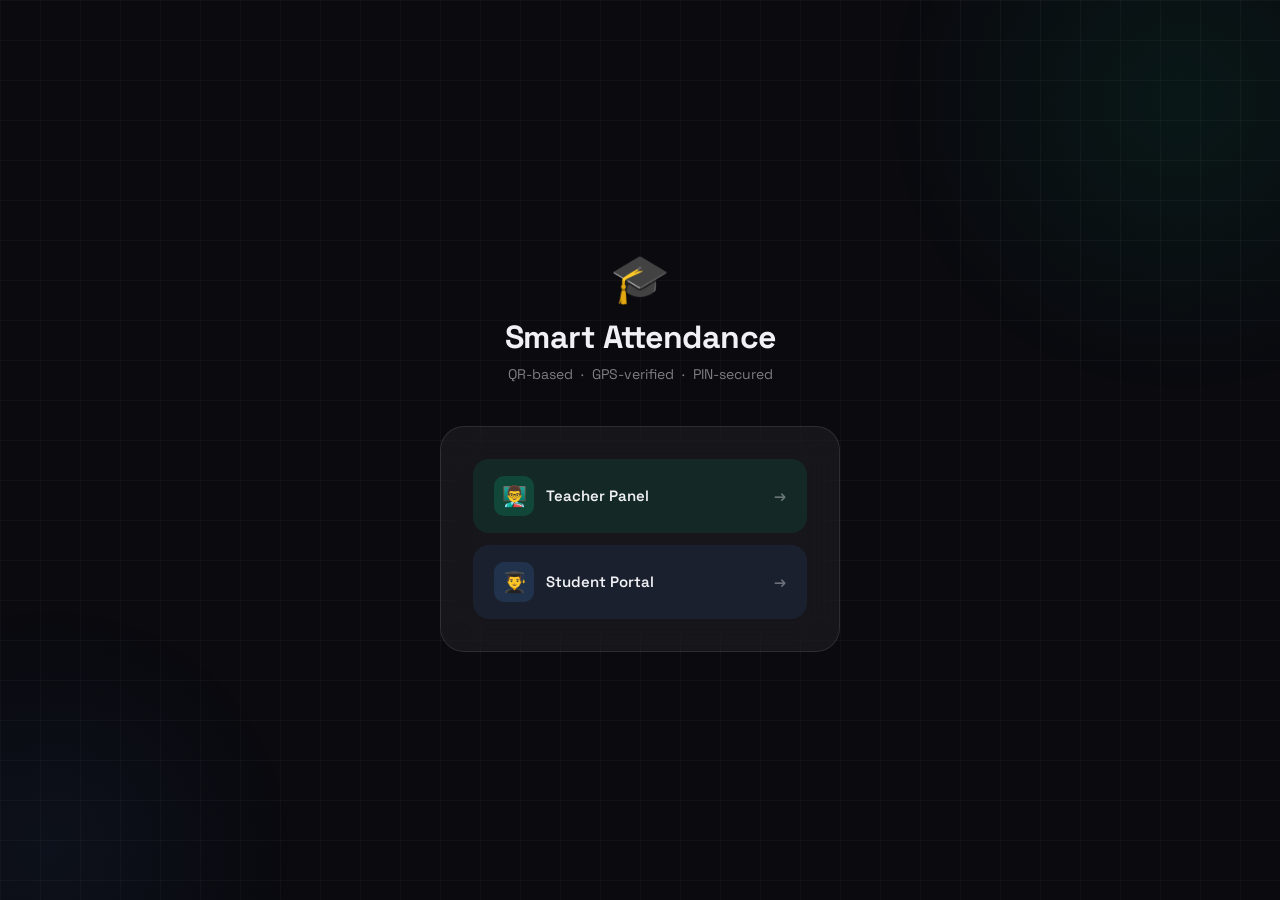
<file: index.html>
<!DOCTYPE html>
<html lang="en">
<head>
    <meta charset="UTF-8">
    <meta name="viewport" content="width=device-width, initial-scale=1.0">
    <title>Smart Attendance</title>
    <link rel="stylesheet" href="style.css">
</head>
<body class="landing">
    <div class="page-glow"></div>

    <div class="landing-wrap">
        <span class="landing-logo">🎓</span>
        <h1 class="landing-title">Smart Attendance</h1>
        <p class="landing-subtitle">QR-based &nbsp;·&nbsp; GPS-verified &nbsp;·&nbsp; PIN-secured</p>

        <div class="landing-card">
            <a href="teacher.html" class="role-btn teacher-btn">
                <span class="icon">👨‍🏫</span>
                <span>Teacher Panel</span>
                <span class="arrow">→</span>
            </a>
            <a href="student.html" class="role-btn student-btn">
                <span class="icon">👨‍🎓</span>
                <span>Student Portal</span>
                <span class="arrow">→</span>
            </a>
        </div>
    </div>
</body>
</html>
</file>
<file: style.css>
@import url('https://fonts.googleapis.com/css2?family=Space+Grotesk:wght@300;400;500;600;700&family=JetBrains+Mono:wght@400;700&display=swap');

*, *::before, *::after { margin:0; padding:0; box-sizing:border-box; }

:root {
    --bg:          #0a0a0f;
    --surface:     rgba(255,255,255,0.05);
    --surface-hov: rgba(255,255,255,0.08);
    --border:      rgba(255,255,255,0.1);
    --text:        #f0f0f5;
    --muted:       rgba(240,240,245,0.5);
    --green:       #00f5a0;
    --green-dim:   rgba(0,245,160,0.15);
    --red:         #ff4d6d;
    --red-dim:     rgba(255,77,109,0.15);
    --blue:        #4d9eff;
    --blue-dim:    rgba(77,158,255,0.15);
    --yellow:      #ffd60a;
    --yellow-dim:  rgba(255,214,10,0.15);
    --radius:      16px;
    --radius-sm:   10px;
}

body {
    font-family: 'Space Grotesk', sans-serif;
    background: var(--bg);
    color: var(--text);
    min-height: 100vh;
    display: flex;
    justify-content: center;
    align-items: flex-start;
    padding: 40px 20px;
    position: relative;
    overflow-x: hidden;
}

body::before {
    content:'';
    position:fixed; inset:0;
    background-image:
        linear-gradient(rgba(255,255,255,0.03) 1px, transparent 1px),
        linear-gradient(90deg, rgba(255,255,255,0.03) 1px, transparent 1px);
    background-size:40px 40px;
    pointer-events:none; z-index:0;
}

body::after {
    content:'';
    position:fixed;
    width:600px; height:600px;
    background:radial-gradient(circle, rgba(0,245,160,0.06) 0%, transparent 70%);
    top:-200px; right:-200px;
    pointer-events:none; z-index:0;
}

.page-glow {
    position:fixed;
    width:500px; height:500px;
    background:radial-gradient(circle, rgba(77,158,255,0.05) 0%, transparent 70%);
    bottom:-200px; left:-200px;
    pointer-events:none; z-index:0;
}

.container { width:100%; max-width:520px; position:relative; z-index:1; }

/* ---- LANDING ---- */
body.landing { align-items:center; padding:20px; }

.landing-wrap {
    width:100%; max-width:400px;
    position:relative; z-index:1;
    animation:fadeUp 0.7s ease forwards;
}

.landing-logo  { font-size:48px; margin-bottom:8px; display:block; text-align:center; }
.landing-title { font-size:32px; font-weight:700; text-align:center; letter-spacing:-0.5px; margin-bottom:6px; }
.landing-subtitle { text-align:center; color:var(--muted); font-size:14px; margin-bottom:40px; line-height:1.6; }

.landing-card {
    background:var(--surface);
    border:1px solid var(--border);
    border-radius:24px; padding:32px;
    backdrop-filter:blur(20px);
}

.role-btn {
    display:flex; align-items:center; gap:12px;
    padding:16px 20px; border-radius:var(--radius);
    text-decoration:none; font-weight:600; font-size:15px;
    color:var(--text); transition:all 0.25s ease;
    margin-bottom:12px; border:1px solid transparent;
}
.role-btn:last-child { margin-bottom:0; }
.role-btn .icon {
    font-size:20px; width:40px; height:40px; border-radius:10px;
    display:flex; align-items:center; justify-content:center; flex-shrink:0;
}
.role-btn .arrow { margin-left:auto; opacity:0.4; transition:all 0.25s ease; }
.role-btn:hover .arrow { opacity:1; transform:translateX(4px); }
.role-btn:hover { border-color:var(--border); transform:translateY(-2px); }
.teacher-btn { background:rgba(0,245,160,0.08); }
.teacher-btn:hover { background:rgba(0,245,160,0.12); box-shadow:0 8px 24px rgba(0,245,160,0.1); }
.teacher-btn .icon { background:var(--green-dim); }
.student-btn { background:rgba(77,158,255,0.08); }
.student-btn:hover { background:rgba(77,158,255,0.12); box-shadow:0 8px 24px rgba(77,158,255,0.1); }
.student-btn .icon { background:var(--blue-dim); }

/* ---- BACK LINK ---- */
.back {
    display:inline-flex; align-items:center; gap:6px;
    color:var(--muted); text-decoration:none;
    font-size:13px; font-weight:500; margin-bottom:24px;
    transition:all 0.2s ease;
}
.back:hover { color:var(--text); transform:translateX(-3px); }

/* ---- PAGE HEADER ---- */
.page-header { margin-bottom:24px; }
.page-header h1 { font-size:26px; font-weight:700; letter-spacing:-0.3px; display:flex; align-items:center; gap:10px; }
.page-header p  { color:var(--muted); font-size:13px; margin-top:4px; }

/* ---- CARD ---- */
.card {
    background:var(--surface); border:1px solid var(--border);
    border-radius:var(--radius); padding:24px; margin-bottom:16px;
    backdrop-filter:blur(10px); animation:fadeUp 0.5s ease forwards;
}
.card h2 {
    font-size:12px; font-weight:600; text-transform:uppercase;
    letter-spacing:0.8px; color:var(--muted); margin-bottom:16px;
}

/* ---- RESUME BANNER ---- */
.resume-banner {
    background:var(--yellow-dim); border:1px solid rgba(255,214,10,0.3);
    border-radius:var(--radius); padding:16px 20px; margin-bottom:16px;
    animation:fadeUp 0.4s ease;
}
.resume-banner p   { color:var(--yellow); font-size:13px; margin-bottom:10px; line-height:1.5; }
.resume-banner strong { font-size:14px; display:block; margin-bottom:2px; }
.resume-actions { display:flex; gap:8px; }

/* ---- INPUTS ---- */
.input-group { margin-bottom:12px; }
label {
    display:block; font-size:12px; font-weight:600;
    color:var(--muted); text-transform:uppercase;
    letter-spacing:0.6px; margin-bottom:6px;
}
input[type="text"],
input[type="email"],
input[type="number"] {
    width:100%; padding:12px 14px;
    background:rgba(255,255,255,0.05);
    border:1px solid var(--border); border-radius:var(--radius-sm);
    color:var(--text); font-family:'Space Grotesk',sans-serif;
    font-size:14px; outline:none; transition:all 0.2s ease;
}
input[type="text"]:focus,
input[type="email"]:focus,
input[type="number"]:focus {
    border-color:rgba(255,255,255,0.25);
    background:rgba(255,255,255,0.07);
}
input::placeholder { color:rgba(255,255,255,0.2); }

.pin-input {
    font-family:'JetBrains Mono',monospace !important;
    font-size:28px !important; font-weight:700 !important;
    text-align:center; letter-spacing:12px; padding:16px !important;
}

/* ---- BUTTONS ---- */
.btn {
    width:100%; padding:13px 20px; border:none;
    border-radius:var(--radius-sm);
    font-family:'Space Grotesk',sans-serif;
    font-size:14px; font-weight:600; cursor:pointer;
    transition:all 0.25s ease;
    display:flex; align-items:center; justify-content:center; gap:8px;
    margin-top:8px;
}
.btn:disabled { opacity:0.5; cursor:not-allowed; transform:none !important; }

.btn-primary   { background:var(--green); color:#0a0a0f; }
.btn-primary:hover { transform:translateY(-2px); box-shadow:0 8px 24px rgba(0,245,160,0.3); }

.btn-danger    { background:var(--red-dim); color:var(--red); border:1px solid rgba(255,77,109,0.3); }
.btn-danger:hover { background:rgba(255,77,109,0.25); transform:translateY(-2px); }

.btn-secondary { background:var(--surface-hov); color:var(--muted); border:1px solid var(--border); }
.btn-secondary:hover { color:var(--text); background:rgba(255,255,255,0.1); }

.btn-blue  { background:var(--blue-dim); color:var(--blue); border:1px solid rgba(77,158,255,0.3); }
.btn-blue:hover { background:rgba(77,158,255,0.25); transform:translateY(-2px); box-shadow:0 8px 24px rgba(77,158,255,0.2); }

.btn-yellow { background:var(--yellow-dim); color:var(--yellow); border:1px solid rgba(255,214,10,0.3); }
.btn-yellow:hover { background:rgba(255,214,10,0.25); transform:translateY(-2px); }

.btn-sm { width:auto; padding:8px 14px; font-size:12px; margin-top:0; }

/* ---- QR SECTION ---- */
.qr-wrapper { display:flex; flex-direction:column; align-items:center; gap:20px; }
#qrcode { background:white; padding:16px; border-radius:var(--radius-sm); display:inline-block; }
#qrcode img, #qrcode canvas { display:block; }

.pin-section { text-align:center; width:100%; }
.pin-label   { font-size:11px; font-weight:600; text-transform:uppercase; letter-spacing:1px; color:var(--muted); margin-bottom:8px; }
.pin-value   {
    font-family:'JetBrains Mono',monospace;
    font-size:52px; font-weight:700; color:var(--green);
    letter-spacing:12px; text-indent:12px; line-height:1;
}

.color-display {
    font-family:'JetBrains Mono',monospace;
    font-size:24px; font-weight:700;
    text-transform:uppercase; letter-spacing:4px;
    margin-top:8px;
}

.countdown-bar-wrap {
    width:100%; background:rgba(255,255,255,0.07);
    border-radius:99px; height:4px; overflow:hidden; margin-top:12px;
}
.countdown-bar { height:100%; background:var(--green); border-radius:99px; transition:width 1s linear; }
.countdown-text { font-size:12px; color:var(--muted); margin-top:6px; font-family:'JetBrains Mono',monospace; text-align:center; }
.session-meta { font-size:13px; color:var(--muted); text-align:center; line-height:1.6; }
.session-meta strong { color:var(--text); }

/* ---- COLOR PIN (student) ---- */
#colorSection { margin-bottom:4px; }
.color-buttons {
    display:grid; grid-template-columns:repeat(2,1fr); gap:8px; margin-top:6px;
}
.color-btn {
    padding:10px 8px;
    background:transparent; border:2px solid;
    border-radius:var(--radius-sm);
    font-family:'Space Grotesk',sans-serif;
    font-size:13px; font-weight:600; cursor:pointer;
    transition:all 0.2s ease;
}
.color-btn:hover   { opacity:0.8; transform:translateY(-1px); }
.color-btn.selected { opacity:1; filter:brightness(1.2); box-shadow:0 0 12px currentColor; }

/* ---- CAMERA ---- */
#cameraContainer video {
    width:100%; border-radius:var(--radius-sm); display:block;
}
.scan-hint { font-size:13px; color:var(--muted); text-align:center; margin:10px 0; }

/* ---- SELFIE ---- */
#selfieContainer video {
    width:100%; border-radius:var(--radius-sm); display:block;
    margin-bottom:10px; transform:scaleX(-1);
}
#selfieCanvas { display:none; }
.selfie-hint { font-size:13px; color:var(--muted); text-align:center; margin-bottom:12px; }
.selfie-btn-row { display:grid; grid-template-columns:1fr 1fr; gap:8px; }

/* ---- SELFIE GRID ---- */
.selfie-grid {
    display:grid;
    grid-template-columns:repeat(auto-fill, minmax(90px,1fr));
    gap:10px; margin-top:4px;
}
.selfie-item {
    display:flex; flex-direction:column;
    align-items:center; gap:4px; text-align:center;
}
.selfie-item img {
    width:100%; aspect-ratio:4/3; object-fit:cover;
    border-radius:8px; border:1px solid var(--border);
    background:rgba(255,255,255,0.05);
}
.selfie-item span  { font-size:11px; color:var(--text); font-weight:500; line-height:1.2; word-break:break-word; }
.selfie-item small { font-size:9px; padding:2px 5px; }

/* ---- TABLE ---- */
.table-wrap { overflow-x:auto; border-radius:var(--radius-sm); border:1px solid var(--border); }
.results-table { width:100%; border-collapse:collapse; font-size:13px; }
.results-table th {
    text-align:left; padding:10px 14px;
    font-size:11px; font-weight:600; text-transform:uppercase;
    letter-spacing:0.6px; color:var(--muted);
    background:rgba(255,255,255,0.03); border-bottom:1px solid var(--border);
}
.results-table td {
    padding:11px 14px; border-bottom:1px solid rgba(255,255,255,0.05);
    color:var(--text); vertical-align:middle;
}
.results-table tr:last-child td { border-bottom:none; }
.results-table tr:hover td { background:rgba(255,255,255,0.02); }

/* ---- STATUS BADGES ---- */
.status-badge {
    display:inline-block; padding:3px 10px; border-radius:99px;
    font-size:11px; font-weight:600; text-transform:uppercase; letter-spacing:0.5px;
}
.badge-present { background:var(--green-dim);  color:var(--green); }
.badge-late    { background:var(--yellow-dim); color:var(--yellow); }
.badge-absent  { background:var(--red-dim);    color:var(--red); }

/* ---- MESSAGE ---- */
.message {
    padding:12px 16px; border-radius:var(--radius-sm);
    font-size:13px; font-weight:500; margin-top:12px;
    animation:fadeUp 0.3s ease; display:none;
}
.message.success { background:var(--green-dim);  color:var(--green);  border:1px solid rgba(0,245,160,0.2); }
.message.error   { background:var(--red-dim);    color:var(--red);    border:1px solid rgba(255,77,109,0.2); }
.message.info    { background:var(--blue-dim);   color:var(--blue);   border:1px solid rgba(77,158,255,0.2); }
.message.warning { background:var(--yellow-dim); color:var(--yellow); border:1px solid rgba(255,214,10,0.2); }

/* ---- RESULT BOX ---- */
.result-box { padding:20px; border-radius:var(--radius-sm); text-align:center; }
.result-box.success { background:var(--green-dim);  border:1px solid rgba(0,245,160,0.2); }
.result-box.late    { background:var(--yellow-dim); border:1px solid rgba(255,214,10,0.2); }
.result-box.error   { background:var(--red-dim);    border:1px solid rgba(255,77,109,0.2); }
.result-box .result-icon { font-size:36px; margin-bottom:8px; display:block; }
.result-box h3 { font-size:18px; font-weight:700; margin-bottom:12px; }
.result-box p  { font-size:13px; color:var(--muted); line-height:1.8; }
.result-box p strong { color:var(--text); }

/* ---- DIVIDER ---- */
.divider {
    border:none; border-top:1px solid var(--border);
    margin:16px 0;
}

/* ---- CANVAS (hidden) ---- */
#canvas { display:none; }

/* ---- ANIMATIONS ---- */
@keyframes fadeUp {
    from { opacity:0; transform:translateY(16px); }
    to   { opacity:1; transform:translateY(0); }
}

/* ---- RESPONSIVE ---- */
@media (max-width:480px) {
    body { padding:24px 16px; }
    .pin-value { font-size:36px; letter-spacing:8px; text-indent:8px; }
    .color-display { font-size:18px; }
}
</file>
